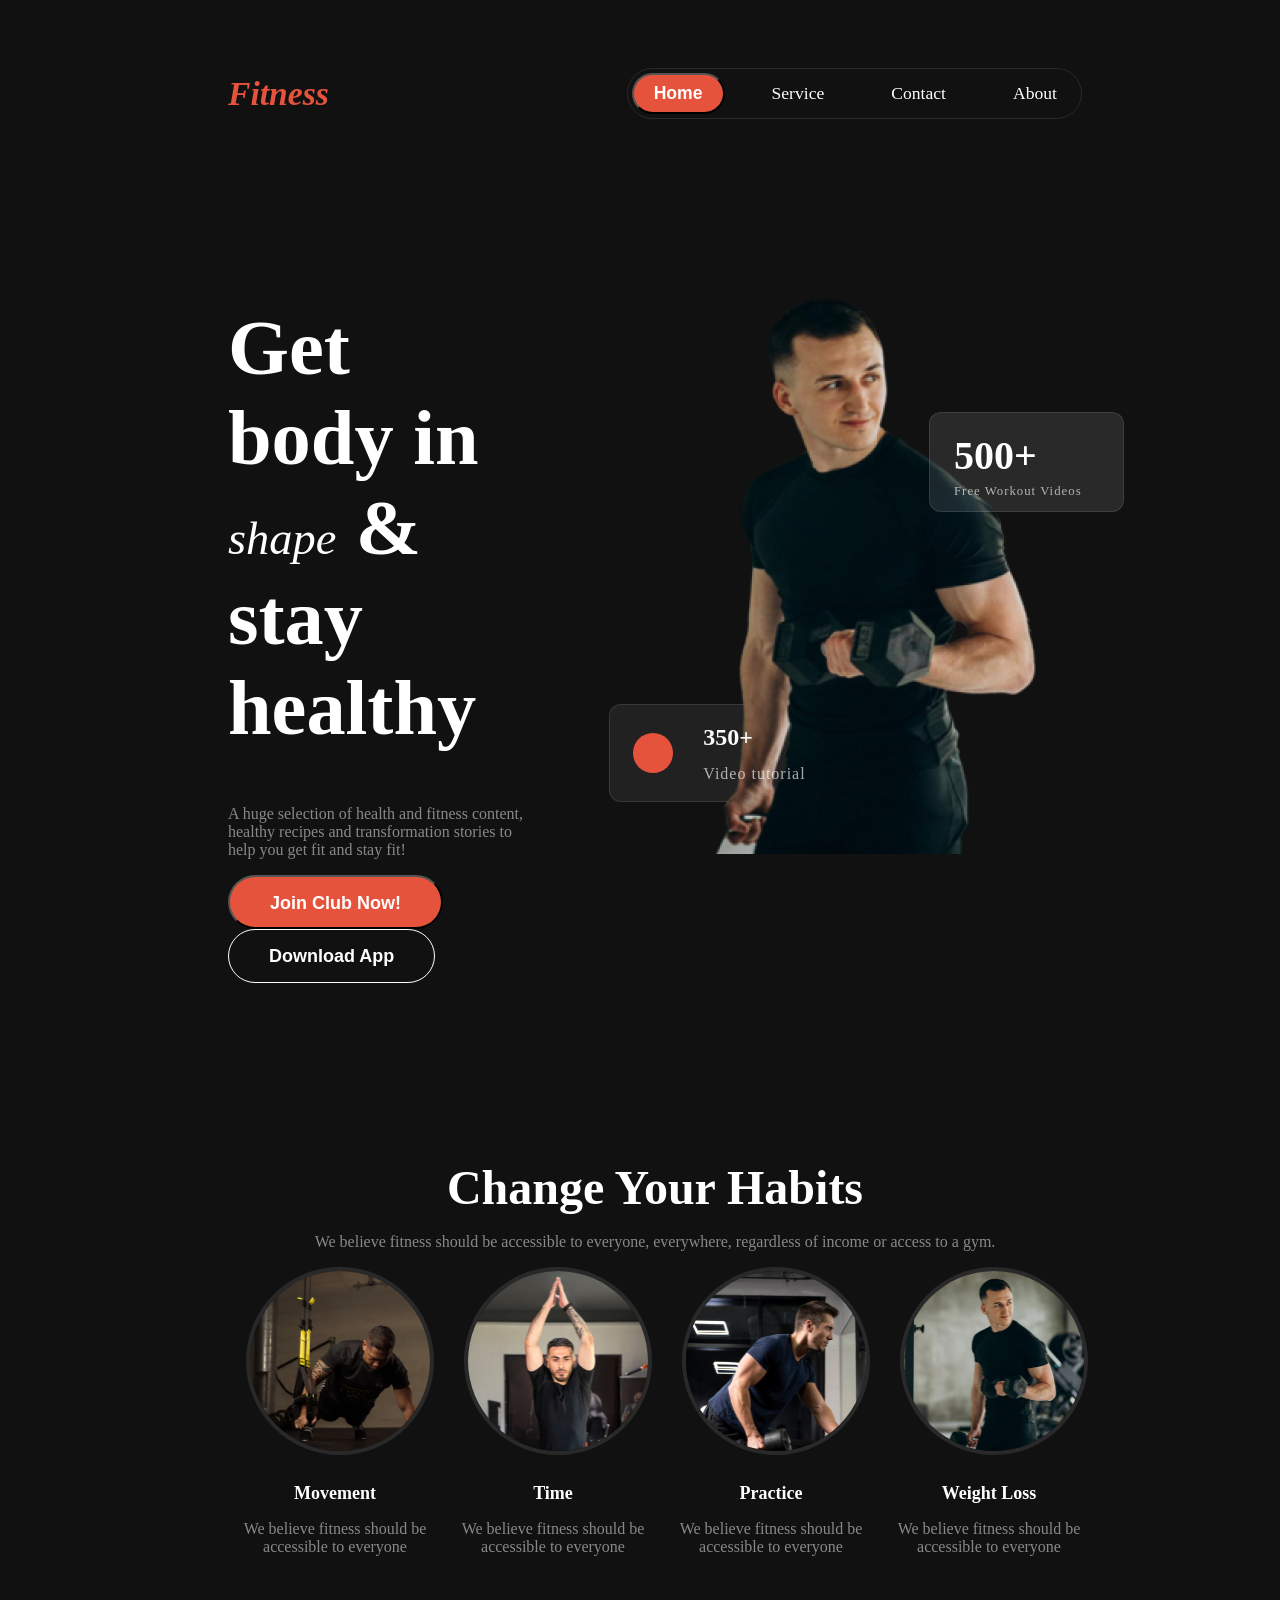
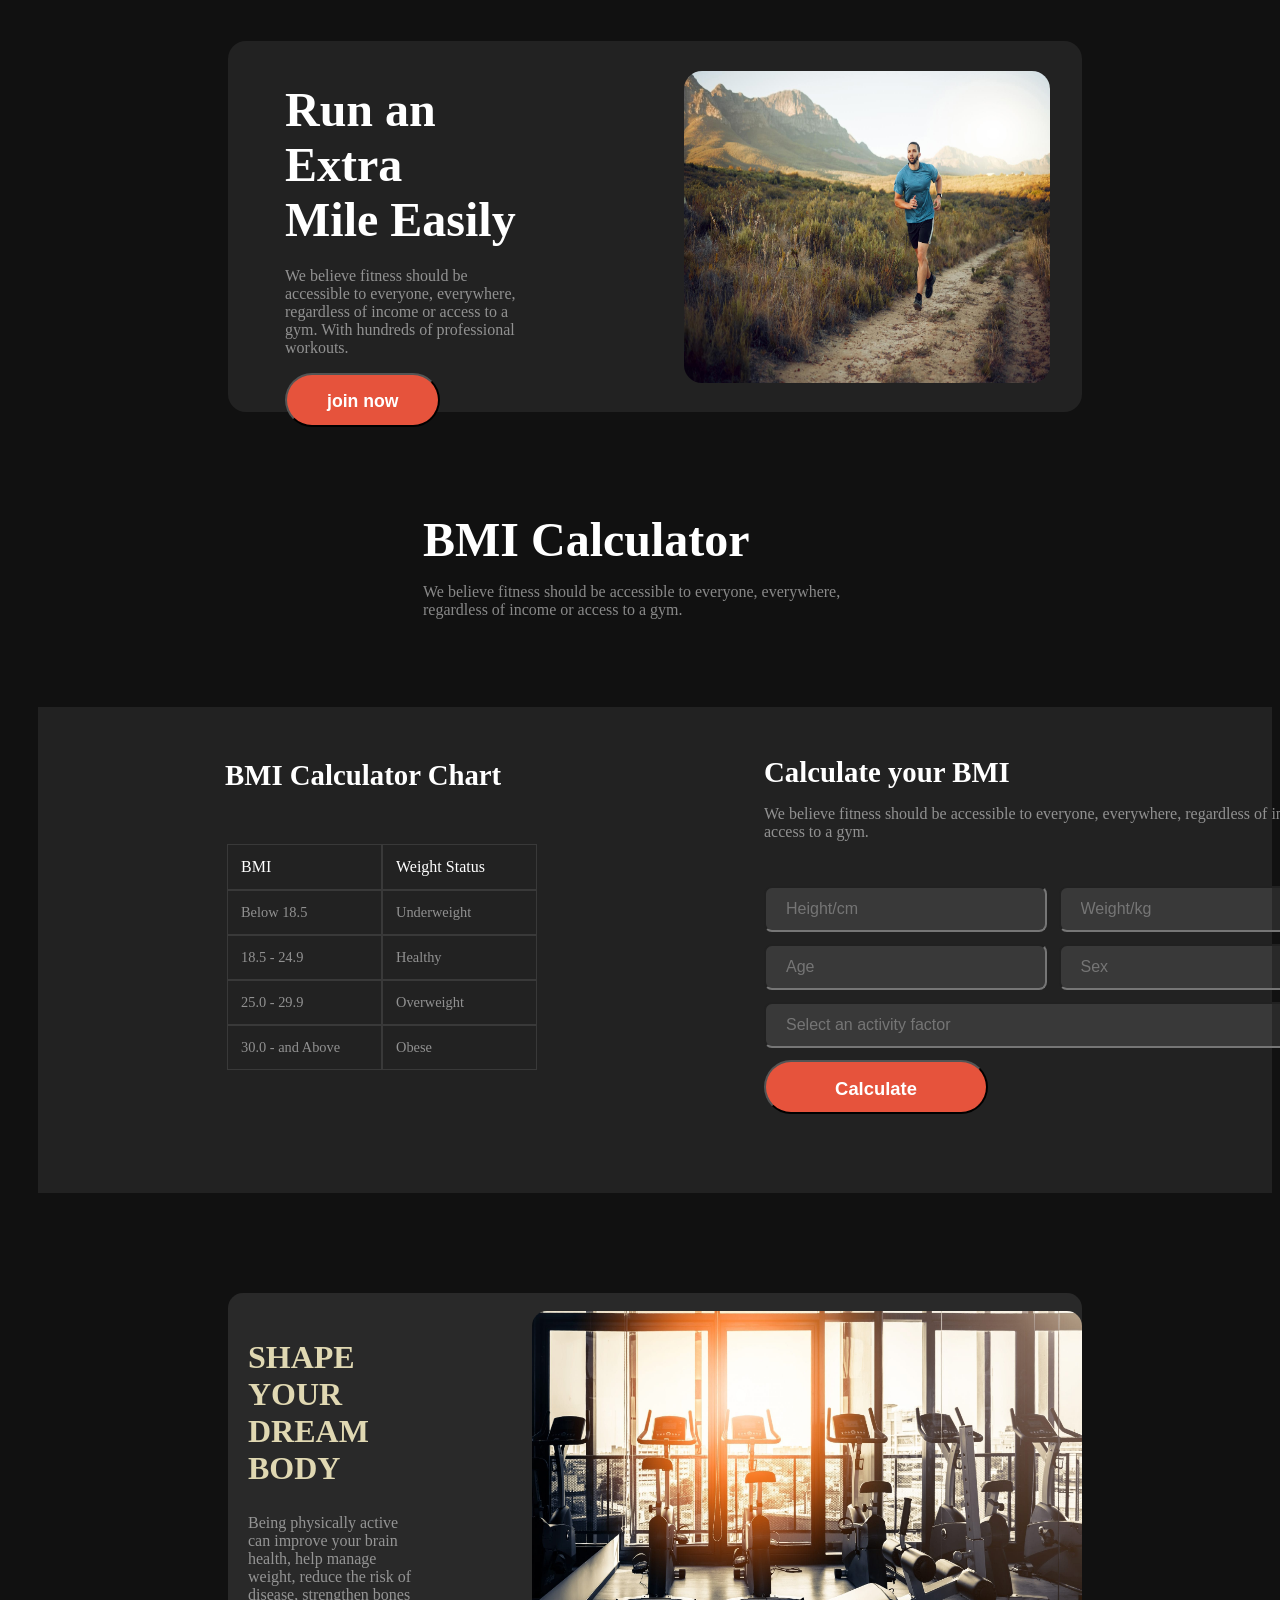
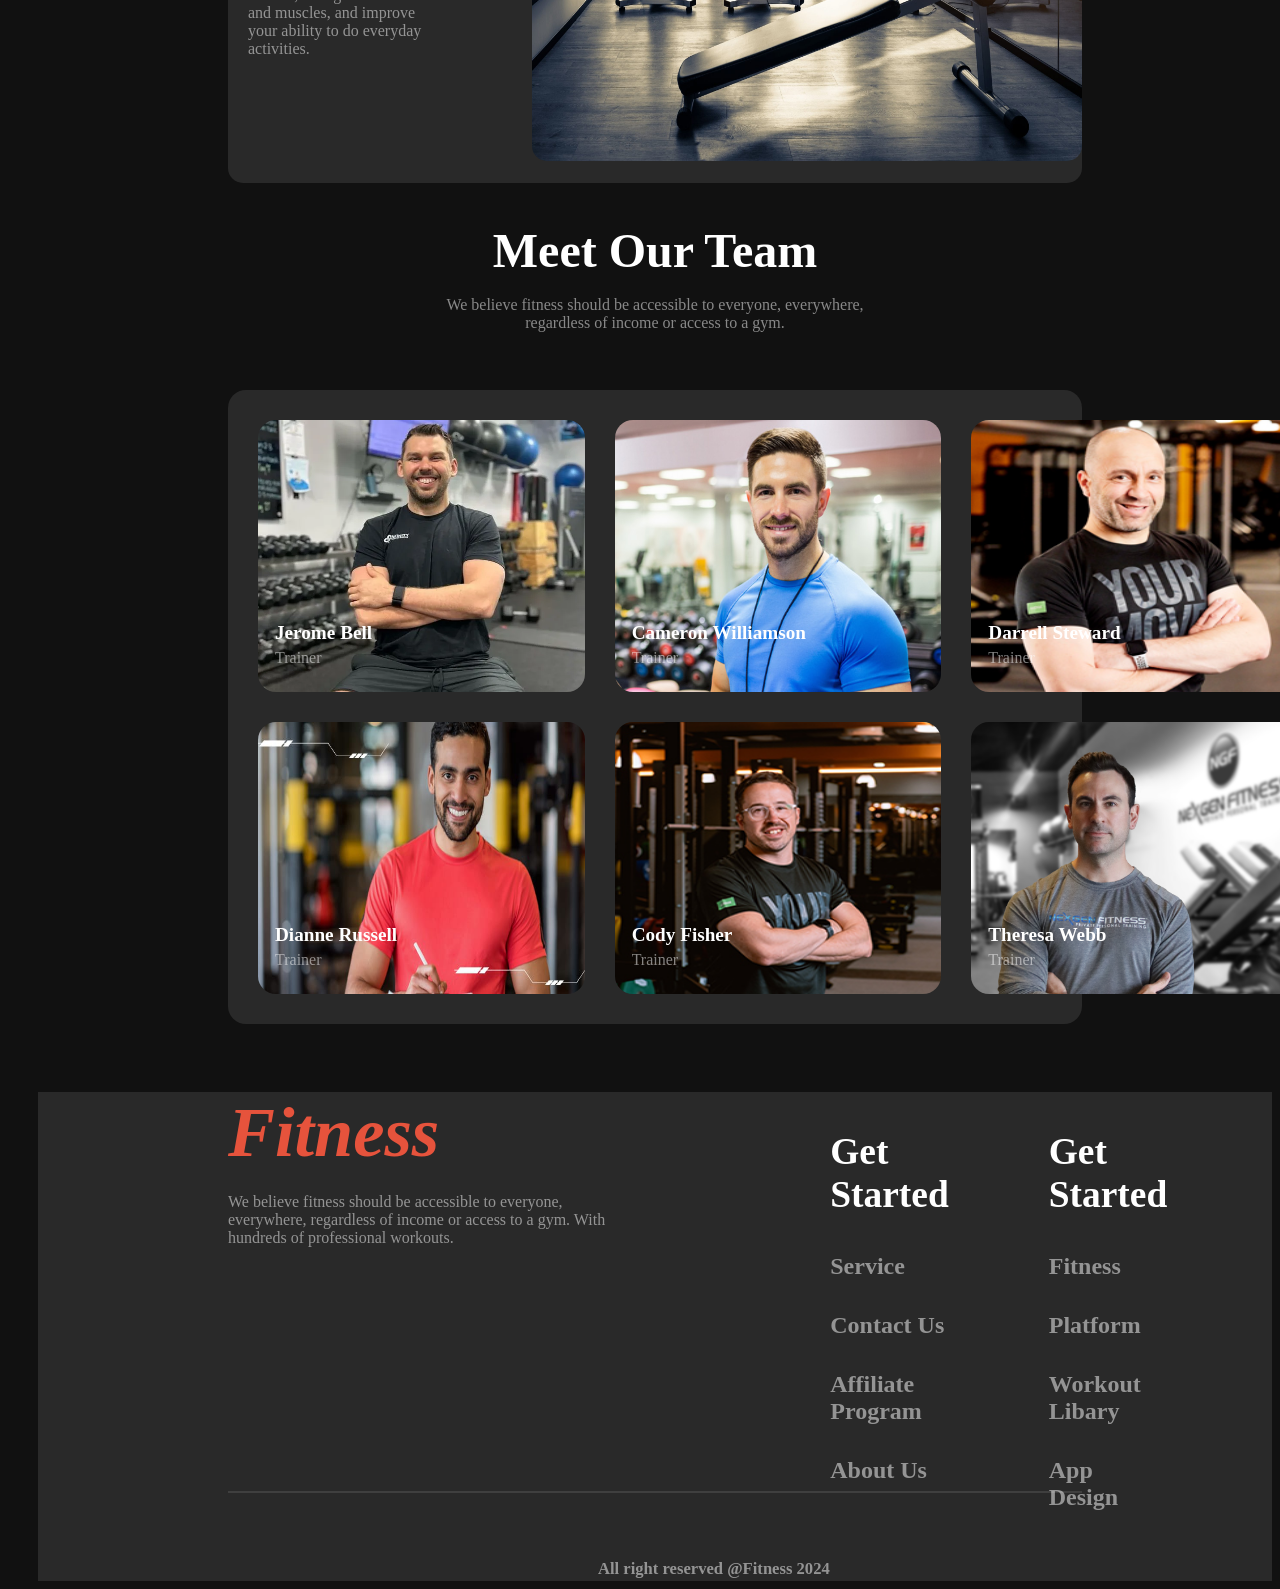
<file: index.html>
<!DOCTYPE html>
<html lang="en">
<head>
    <meta charset="UTF-8">
    <meta name="viewport" content="width=device-width, initial-scale=1.0">
    <title>fitness</title>
   <link rel="stylesheet" href="style.css"> 
   
</head>
<body class="bg-color">
    <header class="hide">
     <nav class="nav"> 
      <h3 id="fitness">Fitness</h3>
        <ul class="nav-li display-flex">
            <li> <a href=""><button class=" home-btn btn-primary">Home</button></a></li>
            <li><a href=""class="nav-item">Service</a></li>
            <li><a href=""class="nav-item">Contact</a></li>
            <li><a href=""class="nav-item">About</a></li>
        </ul>
     </nav>
     <div class="banner display-flex">
        <div class="banner-container" >
            <h1 class="banner-title"> Get body in <br><span class="miama">shape</span>  & stay <br> healthy</h1>
            <p class="text-p"> A huge selection of health and fitness content, healthy recipes 
                and transformation stories to help you get fit and stay fit!</p>
                <div class="btn-div">
                    <button class="join-btn">
                        <div class="btn-text">Join Club Now!</div>
                    </button>
                    <button id="download-btn">
                        <div class="btn-text">
                            Download App
                        </div>
                    </button>
                </div>
         </div>
         <div>
            <div id="Workout-videos">
                <h3 id="nu1">500+</h3>
                <p id="Workout">Free Workout Videos</p>
            </div>
            <div class="img">
                <img src="./images/Images 2.png" alt="">
            </div>
            <div id="Video-tut">
                <div class="ball"></div>
               <div>
                <h4 id="nu2">350+</h4>
                <p id="tutorial">Video tutorial</p>
               </div>
            </div>
         </div>
     </div>
    </header>
    <main class="">
       <section class="habits-container">
        <div class="habit-description">
         <h2 class="habit-h">Change Your Habits</h2>
         <p class="text-p , text-pp">
            We believe fitness should be accessible to everyone, everywhere, regardless of income or access to a gym.
         </p>
        </div>
        <div class="habits">
<div class="habit">
    <img class="habit-img" src="images/image 3.png" alt="">
    <h4 class="habit-h4">Movement</h4>
    <p class="text-p , text-pp">We believe fitness should be accessible to everyone</p>
</div>
<div class="habit">
    <img class="habit-img" src="images/image 2.png" alt="">
    <h4 class="habit-h4">Time</h4>
    <p class="text-p , text-pp">We believe fitness should be accessible to everyone</p>
</div>
<div class="habit">
    <img class="habit-img" src="images/image 4.png" alt="">
    <h4 class="habit-h4">Practice</h4>
    <p class="text-p , text-pp">We believe fitness should be accessible to everyone</p>
</div>
<div class="habit">
    <img class="habit-img" src="images/image 5.png" alt="">
    <h4 class="habit-h4">Weight Loss</h4>
    <p class="text-p , text-pp">We believe fitness should be accessible to everyone</p>
</div>
</div>
 </section>
 <section class="">
    <div class="run-container">
        <div class="run-description">
            <h2 class="run-h2">
              Run an Extra <br> Mile Easily
            </h2>
            <p class="text-p" id="run-p">
              We believe fitness should be accessible to everyone, everywhere, regardless of income or access to a gym. With hundreds of professional workouts.
            </p>
            <button class="run-join-btn">
              join now
            </button>
          </div>
          <div>
           <img class="run-img" src="images/run.jpg" alt="">
          </div>
    </div>
 </section>
 <section class="bmi-container">
    <div class="bmi">
        <h2 class="bmi-h2">BMI Calculator</h2>
        <p class="text-p">We believe fitness should be accessible to everyone, everywhere, regardless of income or access to a gym.</p>
     </div>
    <div class="bmi-calculat">
         <div class="bmi-box">
         <h3 class="bmi-h">BMI Calculator Chart</h3>
            <div class="bmi-chat">
                <div class="item , item-h">BMI </div>
                <div class="item , item-h">Weight Status</div>
                <div class="item">Below 18.5</div>
                <div class="item">Underweight</div>
                <div class="item">18.5 - 24.9</div>
                <div class="item">Healthy</div>
                <div class="item">25.0 - 29.9</div>
                <div class="item">Overweight</div>
                <div class="item">30.0 - and Above</div>
                <div class="item">Obese</div>
            </div>
          </div>
          <div class="bmi-calculat-container">
          <div class="bmi-form-container">
            <h3 id="bmi-h" class="bmi-h">Calculate your BMI</h3>
            <p class="text-p , bmi-p">We believe fitness should be accessible to everyone, everywhere, regardless of income or access to a gym. </p>
          </div>
          <div class="form">
            <form>
                <div class="input">
                    <input class="input-item" type="" name="" id="" placeholder="Height/cm">
                <input class="input-item" type="" name="" id="" placeholder="Weight/kg">
                </div>
                <div class="input">
                    <input class="input-item" type="" name="" id="" placeholder="Age">
                    <input class="input-item"  type="" name="" id="" placeholder="Sex">
                </div>
                <div class="input">
                    <input type="" name="" id="input-text" placeholder="Select an activity factor">
                </div>
            </form>
          </div>
          <div>
            <button class="Calculate-btn">
               Calculate
            </button>
          </div>
       </div>
    </div>
 </section>
 <section class="dream-section">
       <div class="dream-description">
          <h2 class="dream-h">SHAPE YOUR <br> DREAM BODY</h2>
          <p class="text-p">Being physically active can improve your brain health, help manage weight, reduce the risk of disease, strengthen bones and muscles, and improve your ability to do everyday activities.</p>
       </div>
       <div>
          <img class="dream-img" src="images/R.jpeg" alt="">
       </div>
 </section>
 <section class="meet-section">
<div class="meet-description">
<h2 class="habit-h">Meet Our Team</h2>
<p class="text-p , text-pp">We believe fitness should be accessible to everyone, everywhere, regardless of income or access to a gym.</p>
</div>
 <div class="trainer">
    <div class="trainer-card">
        <div>
            <img class="trainer-img" src="images/trainer1.png" alt="">
        </div>
        </img>
       <div class="trainer-name">
        <h4 class="trainer-h4">Jerome Bell</h4>
        <p class="trainer-p">Trainer</p>
       </div>
    </div>
    <div class="trainer-card">
       <div>
        <img class="trainer-img" src="images/trainer2.png" alt="">
       </div>
        </img>
        <div class="trainer-name">
            <h4 class="trainer-h4">Cameron Williamson</h4>
            <p class="trainer-p">Trainer</p>
        </div>
    </div>
    <div class="trainer-card">
        <div>
            <img class="trainer-img" src="images/trainer3.png" alt=""></img>
        </div>
       <div class="trainer-name">
        <h4 class="trainer-h4">Darrell Steward</h4>
        <p class="trainer-p">Trainer</p>
       </div>
    </div>
    <div class="trainer-card">
        <div>
            <img class="trainer-img" src="images/trainer4.png" alt="">
        </img>
        </div>
        <div class="trainer-name">
            <h4 class="trainer-h4">Dianne Russell</h4>
            <p class="trainer-p">Trainer</p>
        </div>
    </div>
    <div class="trainer-card">
        <div>
            <img class="trainer-img" src="images/trainer5.png" alt="">
        </img>
        </div>
        <div class="trainer-name">
            <h4 class="trainer-h4">Cody Fisher</h4>
            <p class="trainer-p">Trainer</p>
        </div>
    </div>
    <div class="trainer-card">
        <div>
            <img class="trainer-img" src="images/trainer6.png" alt="">
        </img>
        </div>
        <div class="trainer-name">
            <h4 class="trainer-h4">Theresa Webb</h4>
        <p class="trainer-p">Trainer</p>
        </div>
    </div>
 </div>
 </section>
    </main>
    <footer>
        <div class="footer">
            <div id="f-border" class="footer-container">
                <div class="footer-description">
                    <h1 class="footer-fitness">Fitness</h1>
                    <p class="text-p">We believe fitness should be accessible to everyone, everywhere, regardless of income or access to a gym. With hundreds of professional workouts.</p>
                </div>
                <div class="footer-Contact">
                    <div class="f-contact">
                        <div class="Contact-start">
                            <h3>Get Started</h3>
                        </div>
                        <div class="Contact">
                        <h4>Service</h4>
                        <h4>Contact Us</h4>
                        <h4>Affiliate Program</h4>
                        <h4 >About Us</h4>
                        </div>
                    </div>
                    <div class="g">
                        <div class="Contact-start">
                            <h3>Get Started</h3>
                        </div>
                        <div class="Contact">
                        <h4>Fitness</h4>
                        <h4>Platform</h4>
                        <h4>Workout Libary</h4>
                        <h4 >App Design</h4>
                        </div>
                    </div>
                </div>
            </div>
            <div class="copy-right">
                <h5>All right reserved @Fitness 2024</h5>
            </div>
        </div>
    </footer>
</body>
</html>
</file>
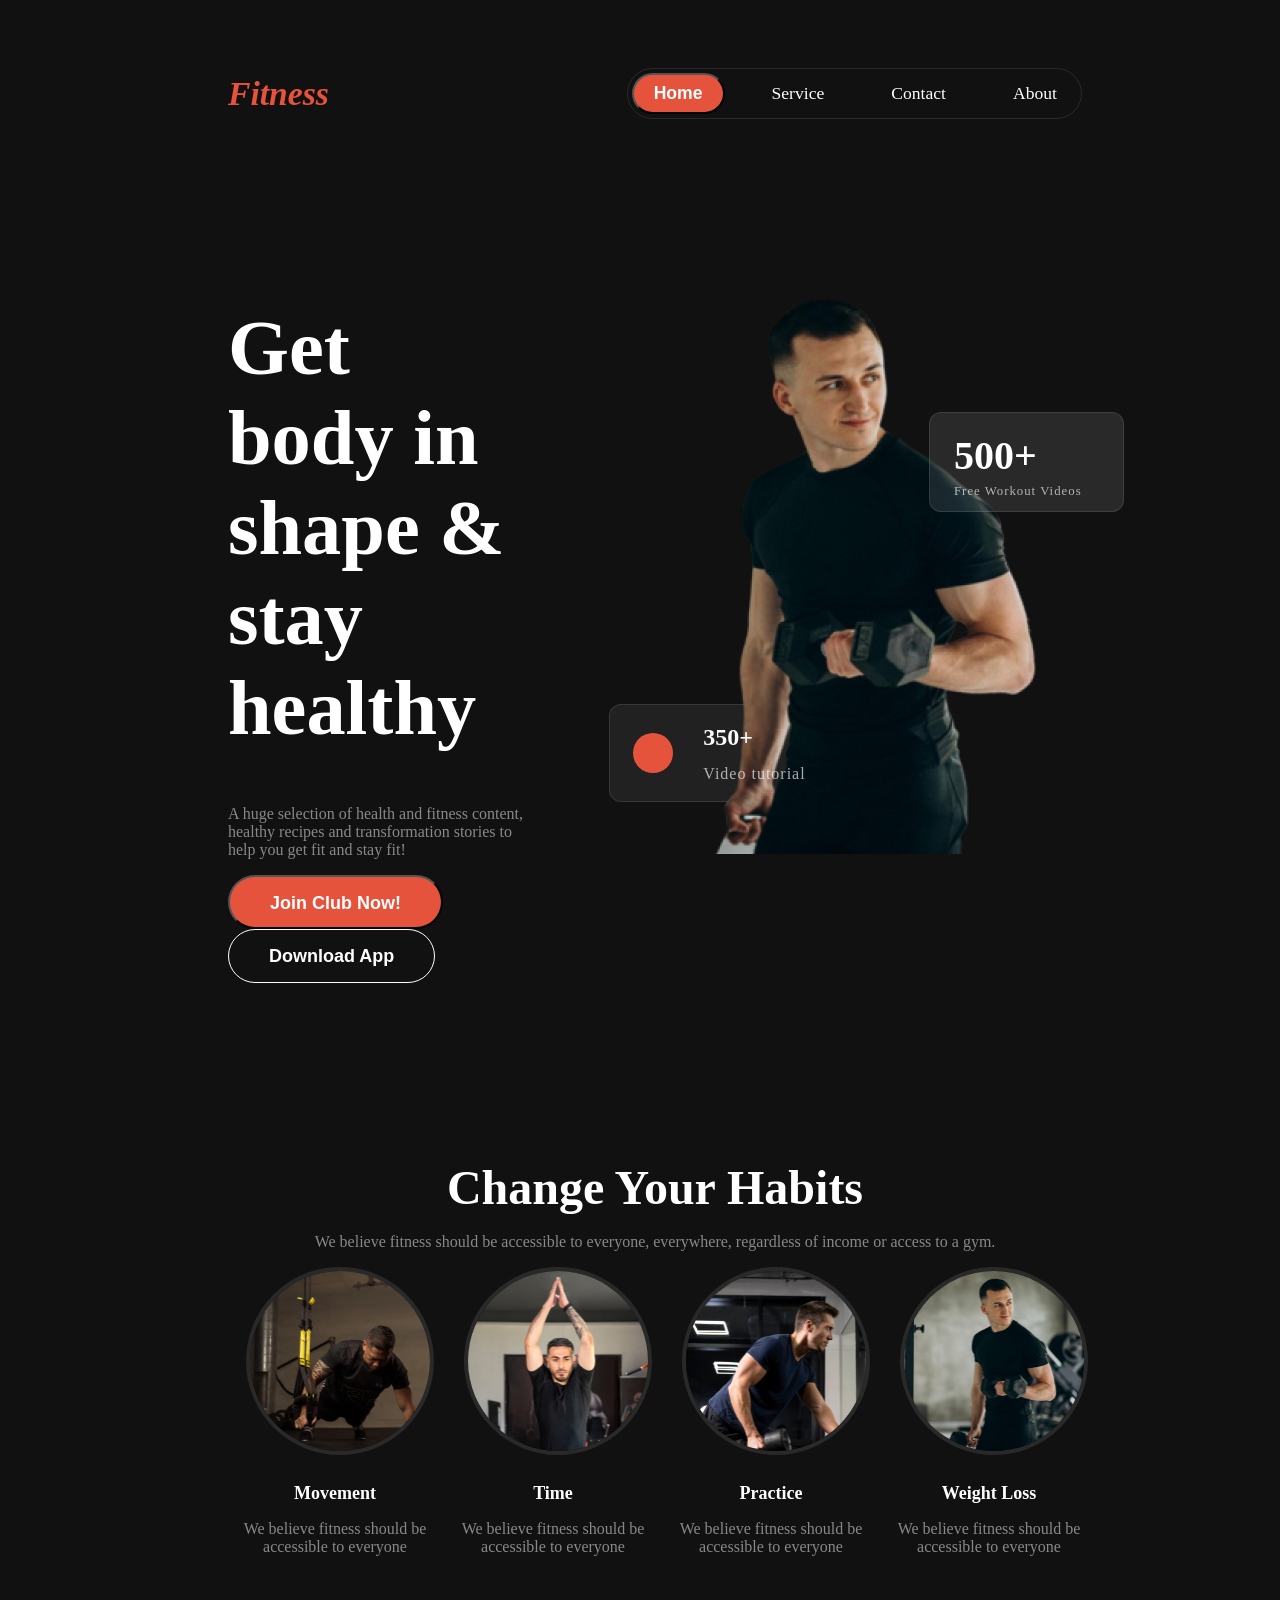
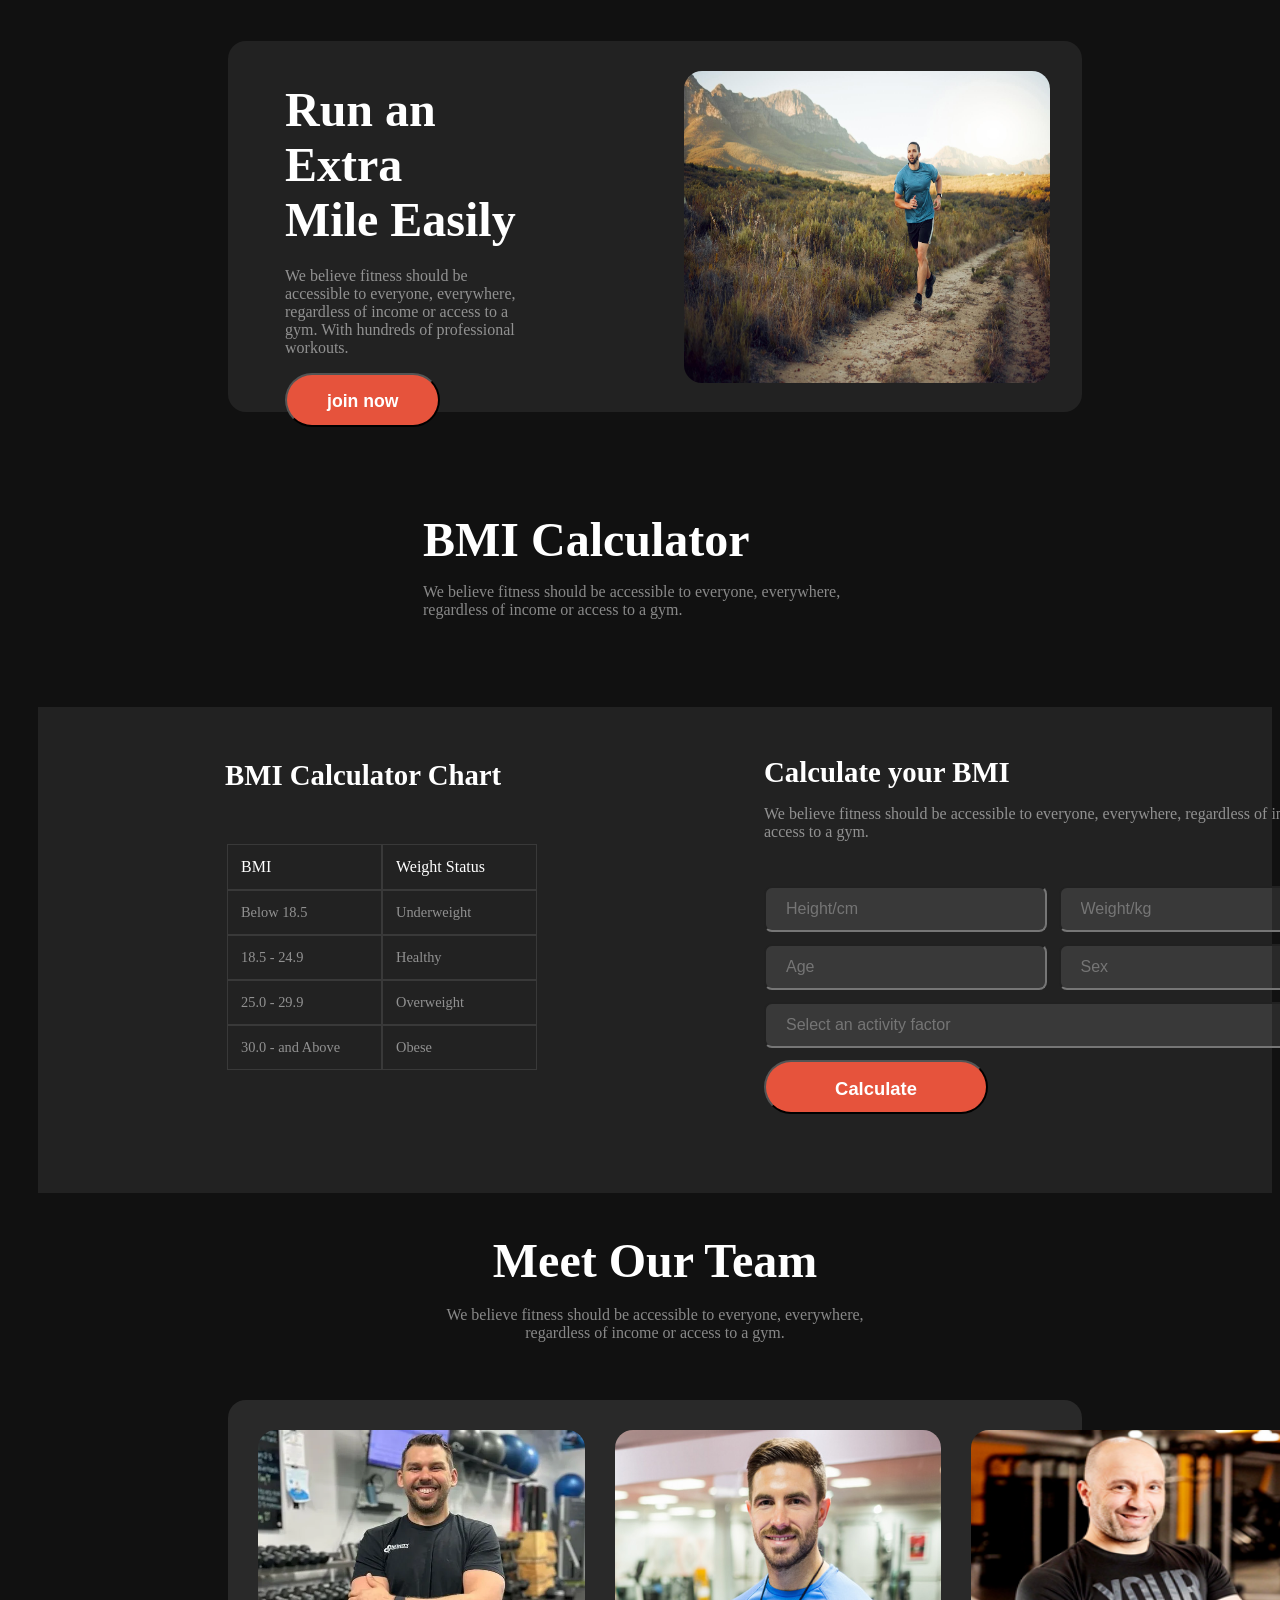
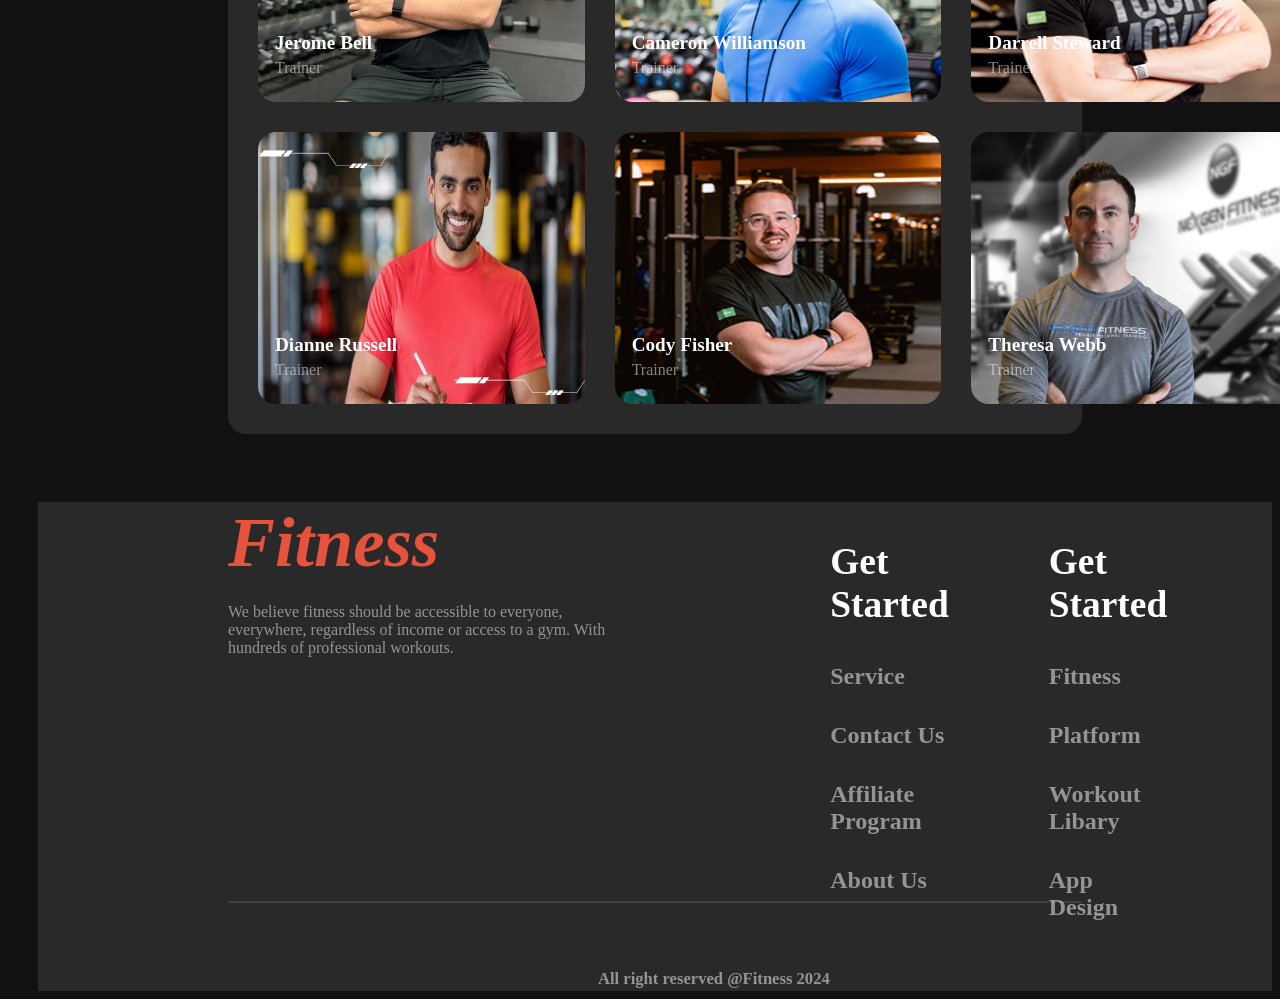
<file: banner.html>
<!DOCTYPE html>
<html lang="en">
<head>
    <meta charset="UTF-8">
    <meta name="viewport" content="width=device-width, initial-scale=1.0">
    <title>fitness</title>
   <link rel="stylesheet" href="style.css"> 
   
</head>
<body class="bg-color">
    <header class="hide">
     <nav class="nav"> 
      <h3 id="fitness">Fitness</h3>
        <ul class="nav-li display-flex">
            <li> <a href=""><button class=" home-btn btn-primary">Home</button></a></li>
            <li><a href=""class="nav-item">Service</a></li>
            <li><a href=""class="nav-item">Contact</a></li>
            <li><a href=""class="nav-item">About</a></li>
        </ul>
     </nav>
     <div class="banner display-flex">
        <div class="banner-container" >
            <h1 class="banner-title"> Get body in <br><span class="shape">shape</span>  & stay <br> healthy</h1>
            <p class="text-p"> A huge selection of health and fitness content, healthy recipes 
                and transformation stories to help you get fit and stay fit!</p>
                <button class="join-btn">
                    <div class="btn-text">Join Club Now!</div>
                </button>
                <button id="download-btn">
                    <div class="btn-text">
                        Download App
                    </div>
                </button>
         </div>
         <div>
            <div id="Workout-videos">
                <h3 id="nu1">500+</h3>
                <p id="Workout">Free Workout Videos</p>
            </div>
            <div class="img">
                <img src="./images/Images 2.png" alt="">
            </div>
            <div id="Video-tut">
                <div class="ball"></div>
               <div>
                <h4 id="nu2">350+</h4>
                <p id="tutorial">Video tutorial</p>
               </div>
            </div>
         </div>
     </div>
    </header>
    <main class="">
       <section class="habits-container">
        <div class="habit-description">
         <h2 class="habit-h">Change Your Habits</h2>
         <p class="text-p , text-pp">
            We believe fitness should be accessible to everyone, everywhere, regardless of income or access to a gym.
         </p>
        </div>
        <div class="habits">
<div class="habit">
    <img class="habit-img" src="images/image 3.png" alt="">
    <h4 class="habit-h4">Movement</h4>
    <p class="text-p , text-pp">We believe fitness should be accessible to everyone</p>
</div>
<div class="habit">
    <img class="habit-img" src="images/image 2.png" alt="">
    <h4 class="habit-h4">Time</h4>
    <p class="text-p , text-pp">We believe fitness should be accessible to everyone</p>
</div>
<div class="habit">
    <img class="habit-img" src="images/image 4.png" alt="">
    <h4 class="habit-h4">Practice</h4>
    <p class="text-p , text-pp">We believe fitness should be accessible to everyone</p>
</div>
<div class="habit">
    <img class="habit-img" src="images/image 5.png" alt="">
    <h4 class="habit-h4">Weight Loss</h4>
    <p class="text-p , text-pp">We believe fitness should be accessible to everyone</p>
</div>
</div>
 </section>
 <section class="">
    <div class="run-container">
        <div class="run-description">
            <h2 class="run-h2">
              Run an Extra <br> Mile Easily
            </h2>
            <p class="text-p" id="run-p">
              We believe fitness should be accessible to everyone, everywhere, regardless of income or access to a gym. With hundreds of professional workouts.
            </p>
            <button class="run-join-btn">
              join now
            </button>
          </div>
          <div>
           <img class="run-img" src="images/run.jpg" alt="">
          </div>
    </div>
 </section>
 <section class="bmi-container">
    <div class="bmi">
        <h2 class="bmi-h2">BMI Calculator</h2>
        <p class="text-p">We believe fitness should be accessible to everyone, everywhere, regardless of income or access to a gym.</p>
     </div>
    <div class="bmi-calculat">
         <div class="bmi-box">
         <h3 class="bmi-h">BMI Calculator Chart</h3>
            <div class="bmi-chat">
                <div class="item , item-h">BMI </div>
                <div class="item , item-h">Weight Status</div>
                <div class="item">Below 18.5</div>
                <div class="item">Underweight</div>
                <div class="item">18.5 - 24.9</div>
                <div class="item">Healthy</div>
                <div class="item">25.0 - 29.9</div>
                <div class="item">Overweight</div>
                <div class="item">30.0 - and Above</div>
                <div class="item">Obese</div>
            </div>
          </div>
          <div class="bmi-calculat-container">
          <div class="bmi-form-container">
            <h3 id="bmi-h" class="bmi-h">Calculate your BMI</h3>
            <p class="text-p , bmi-p">We believe fitness should be accessible to everyone, everywhere, regardless of income or access to a gym. </p>
          </div>
          <div class="form">
            <form>
                <div class="input">
                    <input class="input-item" type="" name="" id="" placeholder="Height/cm">
                <input class="input-item" type="" name="" id="" placeholder="Weight/kg">
                </div>
                <div class="input">
                    <input class="input-item" type="" name="" id="" placeholder="Age">
                <input class="input-item" type="" name="" id="" placeholder="Sex">
                </div>
                <div class="input">
                    <input type="" name="" id="input-text" placeholder="Select an activity factor">
                </div>
            </form>
          </div>
          <div>
            <button class="Calculate-btn">
               Calculate
            </button>
          </div>
       </div>
    </div>
 </section>
 <section>

 </section>
 <section class="meet-section">
<div class="meet-description">
<h2 class="habit-h">Meet Our Team</h2>
<p class="text-p , text-pp">We believe fitness should be accessible to everyone, everywhere, regardless of income or access to a gym.</p>
</div>
 <div class="trainer">
    <div class="trainer-card">
        <div>
            <img class="trainer-img" src="images/trainer1.png" alt="">
        </div>
        </img>
       <div class="trainer-name">
        <h4 class="trainer-h4">Jerome Bell</h4>
        <p class="trainer-p">Trainer</p>
       </div>
    </div>
    <div class="trainer-card">
       <div>
        <img class="trainer-img" src="images/trainer2.png" alt="">
       </div>
        </img>
        <div class="trainer-name">
            <h4 class="trainer-h4">Cameron Williamson</h4>
            <p class="trainer-p">Trainer</p>
        </div>
    </div>
    <div class="trainer-card">
        <div>
            <img class="trainer-img" src="images/trainer3.png" alt=""></img>
        </div>
       <div class="trainer-name">
        <h4 class="trainer-h4">Darrell Steward</h4>
        <p class="trainer-p">Trainer</p>
       </div>
    </div>
    <div class="trainer-card">
        <div>
            <img class="trainer-img" src="images/trainer4.png" alt="">
        </img>
        </div>
        <div class="trainer-name">
            <h4 class="trainer-h4">Dianne Russell</h4>
            <p class="trainer-p">Trainer</p>
        </div>
    </div>
    <div class="trainer-card">
        <div>
            <img class="trainer-img" src="images/trainer5.png" alt="">
        </img>
        </div>
        <div class="trainer-name">
            <h4 class="trainer-h4">Cody Fisher</h4>
            <p class="trainer-p">Trainer</p>
        </div>
    </div>
    <div class="trainer-card">
        <div>
            <img class="trainer-img" src="images/trainer6.png" alt="">
        </img>
        </div>
        <div class="trainer-name">
            <h4 class="trainer-h4">Theresa Webb</h4>
        <p class="trainer-p">Trainer</p>
        </div>
    </div>
 </div>
 </section>
    </main>
    <footer>
        <div class="footer">
            <div id="f-border" class="footer-container">
                <div class="footer-description">
                    <h1 class="footer-fitness">Fitness</h1>
                    <p class="text-p">We believe fitness should be accessible to everyone, everywhere, regardless of income or access to a gym. With hundreds of professional workouts.</p>
                </div>
                <div class="footer-Contact">
                    <div class="f-contact">
                        <div class="Contact-start">
                            <h3>Get Started</h3>
                        </div>
                        <div class="Contact">
                        <h4>Service</h4>
                        <h4>Contact Us</h4>
                        <h4>Affiliate Program</h4>
                        <h4 >About Us</h4>
                        </div>
                    </div>
                    <div class="f-contact">
                        <div class="Contact-start">
                            <h3>Get Started</h3>
                        </div>
                        <div class="Contact">
                        <h4>Fitness</h4>
                        <h4>Platform</h4>
                        <h4>Workout Libary</h4>
                        <h4 >App Design</h4>
                        </div>
                    </div>
                </div>
            </div>
            <div class="copy-right">
                <h5>All right reserved @Fitness 2024</h5>
            </div>
        </div>
    </footer>
</body>
</html>
</file>
<file: style.css>
@import url('https://fonts.googleapis.com/css2?family=Inter:ital,opsz,wght@0,14..32,100..900;1,14..32,100..900&display=swap');
@import url('https://fonts.cdnfonts.com/css/miama');

.inter-font {
  font-family: "Inter", sans-serif;
  font-optical-sizing: auto;
  font-style: normal;
}

/* shared style */
.display-flex{
    display: flex;
}
.btn-primary{
    background-color: rgba(230, 83, 60, 1);
}
.bg-color{
    background-color: rgba(17, 17, 17, 1);
    padding-left: 30px;
}
.text-p{
    font-size: 1rem;
    font-weight: 400;
    color: rgba(255, 255, 255, 0.5);
    /* text-align: center; */
}
.text-pp{
    text-align: center;
}
/* nav section */
.nav{
    display: flex;
    justify-content: space-between;
    align-items: center;
    margin: 0px 190px 32px 190px;
    padding-top: 57px;
   max-width: 1064px;
    height: 57px;
    text-decoration: none;
}
#fitness{
    font-weight: 800;
    font-style: italic;
    font-size: 2.1rem;
    text-decoration: none;
    color: rgba(230, 83, 60, 1);
    ;
}
.nav-li{
    justify-content: space-between;
    align-items: center;
    list-style: none;
    padding: 4px;
    gap: 47px;
    border: 1px solid rgba(255, 255, 255, 0.1);
    border-radius: 39px;
    color: rgba(255, 255, 255, 1);
    ;
}
.nav-item{
    align-items: center;
    text-decoration: none;
    color: rgba(255, 255, 255, 1);
    font-weight: 400;
    font-size: 1.1rem;
    padding-right: 20px;
}
.home-btn{
    font-weight: 600;
    font-size: 1.1rem;
    border-radius: 46px;
    padding: 8px 20px 8px 20px;
    color:  rgba(255, 255, 255, 1);
    ;
}
/* banner-section */
.banner{
     justify-content: space-between;
     align-items: center;
     /* margin: 96px 90px 76px 190px; */
}
.banner-container{
   max-width: 600px;
    margin: 96px 176px 76px 190px;
}
.banner-title{
    font-weight: 900;
    font-size: 4.9rem;
    color:  rgba(255, 255, 255, 1);
    ;
}
.miama{
    font-family: miama;
    font-weight: 400;
    font-size: 2.9rem;
    font-style: italic;
}


.join-btn{
    max-width:  224px;
height: 54px;
padding: 16px 40px 16px 40px;
gap: 10px;
border-radius: 42px;
opacity: 0px;
background: rgba(230, 83, 60, 1);

}
.btn-text{
    font-size: 18px;
    font-weight: 600;
    color: rgba(255, 255, 255, 1);

}
#download-btn{
    max-width:  224px;
    height: 54px;
    padding: 16px 40px 16px 40px;
    gap: 10px;
    border-radius: 42px;
    border: 1px solid rgba(255, 255, 255, 1);
    background: linear-gradient(180deg, #111111 0%, rgba(119, 119, 119, 0) 100%);

}
.img{
    width: 349px;
    height: 580px;
    margin:  32px 214px 100px 0px;
}

#Workout-videos{
    width: 193px;
    height: 98px;
    border-radius: 12px;
    border: 1px solid rgba(255, 255, 255, 0.1);
    background: rgba(255, 255, 255, 0.1);
    position: relative;
    margin-bottom: -270px;
    margin-left: 220px;
}
#nu1{
font-size: 2.5rem;
font-weight: 900;
color: rgba(255, 255, 255, 1);
/* margin-left: 24px;
margin-top: 19px; */
margin: 19px auto 0px 24px;
}
#Workout{
font-size: 0.8rem;
font-weight: 400;
letter-spacing: 1px;
color: rgba(255, 255, 255, 0.65);
margin: 5px auto auto 24px;
}
#Video-tut{
    display: flex;
    justify-content: space-between;
width: 206px;
height: 96px;
gap: 0px;
border-radius: 12px;
opacity: 0px;
margin-top:-250px ;
margin-left: -100px;
background-color: rgba(48, 48, 48, 0.54);
border: 1px solid rgba(255, 255, 255, 0.1)

}
#tutorial{
    font-size: 1rem;
font-weight: 400;
letter-spacing: 1px;
color: rgba(255, 255, 255, 0.65);
}
#nu2{
    font-size: 1.5rem;
    font-weight: 900;
    line-height: 24px;
    color: rgba(250, 250, 249, 1);
    margin: 20px 63px 5px 0px;

}
.ball{
    width: 40px;
    height: 40px;
    border-radius: 50%;
    background: rgba(230, 83, 60, 1);
    margin: 28px 12px 28px 23px;
}
/* habits section */

.habits-container{
/* max-width: 1044px;
max-height: 452px; */
margin: 100px 198px;
}
.habit-description{
    align-items: center;
    justify-content: center;
}
.habit-h{
font-size: 3rem;
font-weight: 900;
line-height: 57.6px;
text-align: center;
color: rgba(255, 255, 255, 1);
margin-bottom: 0px;

}

.habits{
    display: flex;
    justify-content: space-between;
    align-items: center;
    gap: 20px;
}
.habit{
     max-width: 231px;
     max-height: 274px;
     gap: 30px;
    justify-content: center;
    align-items: center;
}
.habit-img{
    width: 180px;
    height: 180px;
    border-radius: 100px;
    border: 4px solid rgba(255, 255, 255, 0.1);
    margin-left: 10px;
    
    
}
.habit-h4{
    font-weight: 600;
    font-size: 18px;
    color: rgba(255, 255, 255, 1);
    text-align: center;
    margin-bottom: 0px;

}
/* run section */
.run-container{
    display: flex;
    justify-content: space-between;
    max-width: 1060px;
    max-height: 371px;
    margin: 0px 190px 100px 190px;
    background-color: rgba(34, 34, 34, 1);
    border-radius: 18px;
    
}

.run-h2{
    font-size: 3rem;
    font-weight: 900;
    color: rgba(255, 255, 255, 1);
    margin-top: 0px;
    margin-bottom: 20px;
}
#run-p{
    text-align: left;
    margin-top: 0px;
}
.run-join-btn{
    max-width: 224px ;
max-height: 54px;
padding: 16px 40px 16px 40px;
gap: 10px;
border-radius: 42px;
opacity: 0px;
background: rgba(230, 83, 60, 1);
font-size: 1.1rem;
font-weight: 600;
color: rgba(255, 255, 255, 1);

}
.run-img{
    width: 366px;
height: 312px;
border-radius: 18px;
opacity: 0px;
margin: 30px 32px 29px 0px;
}
.run-description{
    max-width: 443px;
    max-height: 290px;
    margin: 41px 163px 40px 57px;
}
/* BMI calculate section */


.bmi{
    max-width: 671px;
max-height: 120px;
gap: 14px;
opacity: 0px;
margin: 0px 385px 88px 385px;
}
.bmi-h2{
    font-size: 3rem;
    font-weight: 900;
    color: rgba(255, 255, 255, 1);
    margin-top: 0px;
    margin-bottom: 0px;
}
.bmi-calculat{
    display: flex;
    background: rgba(34, 34, 34, 1);

}
.bmi-h{
    width: Fill (443px);
height: Hug (34px);
gap: 14px;
opacity: 0px;
font-size: 1.8rem;
font-weight: 900;
color: rgba(255, 255, 255, 1);
margin: 52px 44px 52px 187px;
}
#bmi-h{
    margin: 0px 134px 14px 0px;
}
.bmi-chat{
    display: grid;
    grid-template-columns: repeat(2,1fr);
    width: 310px;
height: 216px;
gap: 0px;
border: 1px;
margin: 52px 175px 133px 189px;
}
.item{
    font-size: 0.9rem;
    font-weight: 400;
    padding: 13px;
    color: rgba(255, 255, 255, 0.5);
    border: 1px solid rgba(255, 255, 255, 0.1)
}
.item-h{
    font-size: 1rem;
    font-weight: 500;
    color: rgba(255, 255, 255, 1);
}
.bmi-form-container{
    width:577px;
height: 96px;
gap: 14px;
opacity: 0px;
margin-bottom: 34px;
}
.bmi-calculat-container{
    margin: 49px 189px 34px 52px;
}
.input{
    display: flex;
    width: Fill (577px);
    justify-content:space-between ;
height: Hug (48px);
gap: 12px;

}
.input-item{
    width: 50%;
height: Fixed (48px);
padding: 12px 40px 12px 20px;
gap: 10px;
border-radius: 8px;
opacity: 0px;
background-color: rgba(255, 255, 255, 0.1);
margin-bottom: 12px;
font-size: 1rem;
font-weight: 400;
}
#input-text{
    width: 100%;
    height: 40px;
    border-radius: 8px;
    background-color: rgba(255, 255, 255, 0.1);
    margin-bottom: 12px;
    padding-left: 20px;
    font-size: 1rem;
    font-weight: 400;
}
.Calculate-btn{
    width: 224px;
max-height: 54px;
padding: 16px 40px 16px 40px;
gap: 10px;
border-radius: 42px;
opacity: 0px;
background: rgba(230, 83, 60, 1);
font-size: 1.15rem;
font-weight: 600;
color: rgba(255, 255, 255, 1);

}
/* challenge part */

.dream-section{
    display: flex;
    justify-content: center;
    align-items: center;
    margin: 100px 190px 0px 190px;
    gap: 90px;
    background-color:  rgba(255, 255, 255, 0.1);
    border-radius: 15px;

}
 .dream-description{
    width: 550px;
    height: 450px;
    padding: 20px;
 }
 .dream-h{
    font-size: 2rem;
    font-weight: 900;
    color: rgb(224, 216, 178);
 }
 .dream-img{
    width: 550px;
    height: 450px;
    border-radius: 15px;
 }


/* meet section */
.meet-section{
    width: 1,060px;
    max-height: 782px;
    gap: 58px;
    align-items: center;
    justify-content: center;
    margin: 0px 190px 88px 190px;

}

.meet-description{
    max-width:671px ;
max-height: 120px;
opacity: 0px;
margin: 0px 195px 58px 195px;
}
.trainer{
    display: grid;
    grid-template-columns: repeat(3,1fr);
    gap: 30px;
    padding: 30px;
    background: rgba(255, 255, 255, 0.1);
    border-radius: 18px;

}
.trainer-card{
    width: 326.67px;
height: 272px;
border-radius: 18px;
}
.trainer-name{
    margin-top: -100px;
    margin-left: 17px;
}
.trainer-h4{
    font-size: 1.2rem;
    font-weight: 900;
    color: rgba(255, 255, 255, 1);
    margin-bottom: 0px;

}
.trainer-p{
    font-size: 1rem;
    font-weight: 400;
    color: rgba(255, 255, 255, 0.5);
    margin-top: 5px;

}
.trainer-img{
    width: 326.67px;
height: 272px;
border-radius: 18px;
}
/* footer section */

.footer{
    width: 100%;
    height: 489px;
    background: rgba(255, 255, 255, 0.1);
    margin: 0px;

}

.footer-container{
    display: flex;
    justify-content: space-between;
    width: Hug (1,059px);
height: Hug (249px);
margin: 66px 190px;
gap: 102px;
opacity: 0px;
}
#f-border{
    border-bottom: 2px solid rgba(255, 255, 255, 0.1);
    padding-bottom: 150px ;
}

.footer-description{
    max-width: 443px;
max-height: 176px;
gap: 20px;
opacity: 0px;
justify-content: left;
align-items: start;
margin: 0px 102px 73px 0px;
}
.footer-Contact{
    max-width: 514px;
max-height: 249px;
gap: 100px;
opacity: 0px;
    display: flex;
    justify-content: space-between;
    margin: 0px;
}
.footer-fitness{
    font-size: 4.4rem;
    font-weight: 800;
    font-style: italic;
    color: rgba(230, 83, 60, 1);
    margin: 0px 187px 20px 0px;
}
.Contact-start{
    font-size: 2rem;
    font-weight: 700;
    color: rgba(255, 255, 255, 1);

}
.f-contact{
    width: Hug (181px)px;
height: Hug (249px)px;
gap: 39px;
opacity: 0px;

    text-align: start;
}
.Contact{
    width: Fill (181px);
height: Hug (172px);
gap: 20px;
opacity: 0px;
font-size: 1.5rem;
font-weight: 400px;
color: rgba(255, 255, 255, 0.5);

}

.copy-right{
    width: 318px;
    height: 24px;
    font-size: 1.25rem;
    font-weight: 400;
    color: rgba(255, 255, 255, 0.5);
     align-items: center;
     justify-content: center;
     margin: 35px 560px 35px 560px;
}

@media screen and (max-width:576px) {
    .nav{
        margin: 0px auto;

    }
    .nav-li{
        /* display: none; */
        flex-direction: column;
        gap: 0px;
    }
.banner{
    flex-direction: column;
    margin: 0px auto;
}
.banner > div{
    width: 100%;
    margin: 0px auto 150px 20px;
}
.btn-div{
    display: flex;
}
#download-btn{
    padding: 15px;
}
.join-btn{
    padding: 15px;
}
#Workout-videos{
    margin-bottom: -200px;
    margin-left: 200px;
}
#Video-tut{
    margin-top: -340px;
    margin-left: -50px;
}
.habits-container{
    width: 100%;
    flex-direction: column;
    margin: 0px auto;
}
.habits{
    width: 100%;
    flex-direction: column;
    margin: 0px;
}
.run-container{
    flex-direction: column;
    margin: 0px auto;
    margin-top: 30px;
    align-items: center;
    
}
.run-container > div{
    margin-bottom: 30px;
    padding: 30px;
    align-items: center;
    justify-content: center;
    background-color: rgba(34, 34, 34, 1);
}
.run-description{
    margin: 0px auto;
    margin-top: 100px;
}

.bmi{
    margin: 600px 0px 10px 0px;
}
.bmi-calculat{
    width: 100%;
    flex-direction: column;
    margin: 0px;
    padding: 0px;
}
.bmi-box{
    margin: 0px;
    padding: 0px;
}
.bmi-h{
    width: 100px;
    margin: 0px;
}
.bmi-chat{
    width: 100%;
    margin: 0px;
}
.bmi-calculat-container{
    margin: 0px;
}

.bmi-p{
    width: 346px;
    margin: 0px;
    margin-bottom: 0px;
    padding: 0px;
}
.bmi-form-container{
    margin-top: 30px;
}
.form{
    margin: 0px auto;
    margin-top: 100px;
}
.dream-section{
    flex-direction: column;
    

}
.dream-description{
    width: 400px;
    height: 100px;
    margin-bottom: 20px;
}
.dream-img{
    width: 400px;
    height: 350px;
}
.meet-section{
    flex-direction: column;
    justify-content: center;
    align-items: center;
    margin: 0px auto;
    width: 100%;
    height: auto;

}
.meet-description{
    margin: 0px auto;
    padding: 0px;
    text-align: center;
    width: 100%;
}
.habit-h{
    width: 100%;
}
.trainer{
    grid-template-columns:repeat(1,1fr) ;

}
footer{
   
}
.footer{
    flex-direction: column;
    margin: 0px auto;
    margin-top: 1300px;
    
    width: 393px;
}
  .footer-container{
    flex-direction: column;
    margin: 0px;
  }
  .footer-Contact{
    flex-direction: column;
    margin: 0px;
    
  }
  .footer-description {
    margin: 0px auto;
    padding: 0px;
    gap: 0px;
  }
  .f-contact{
    margin: 0px;
    padding: 0px;
    gap: 0px;
  }
  #f-border{
    padding-bottom: 550px ;
}
 .copy-right{
    margin: 0px auto;
    width: 318px;
height: 24px;
/* top: 905px;
left: 18px; */
gap: 0px;
opacity: 0px;

    margin-top: 0px;
    text-align: center;
    
 }

}
</file>
